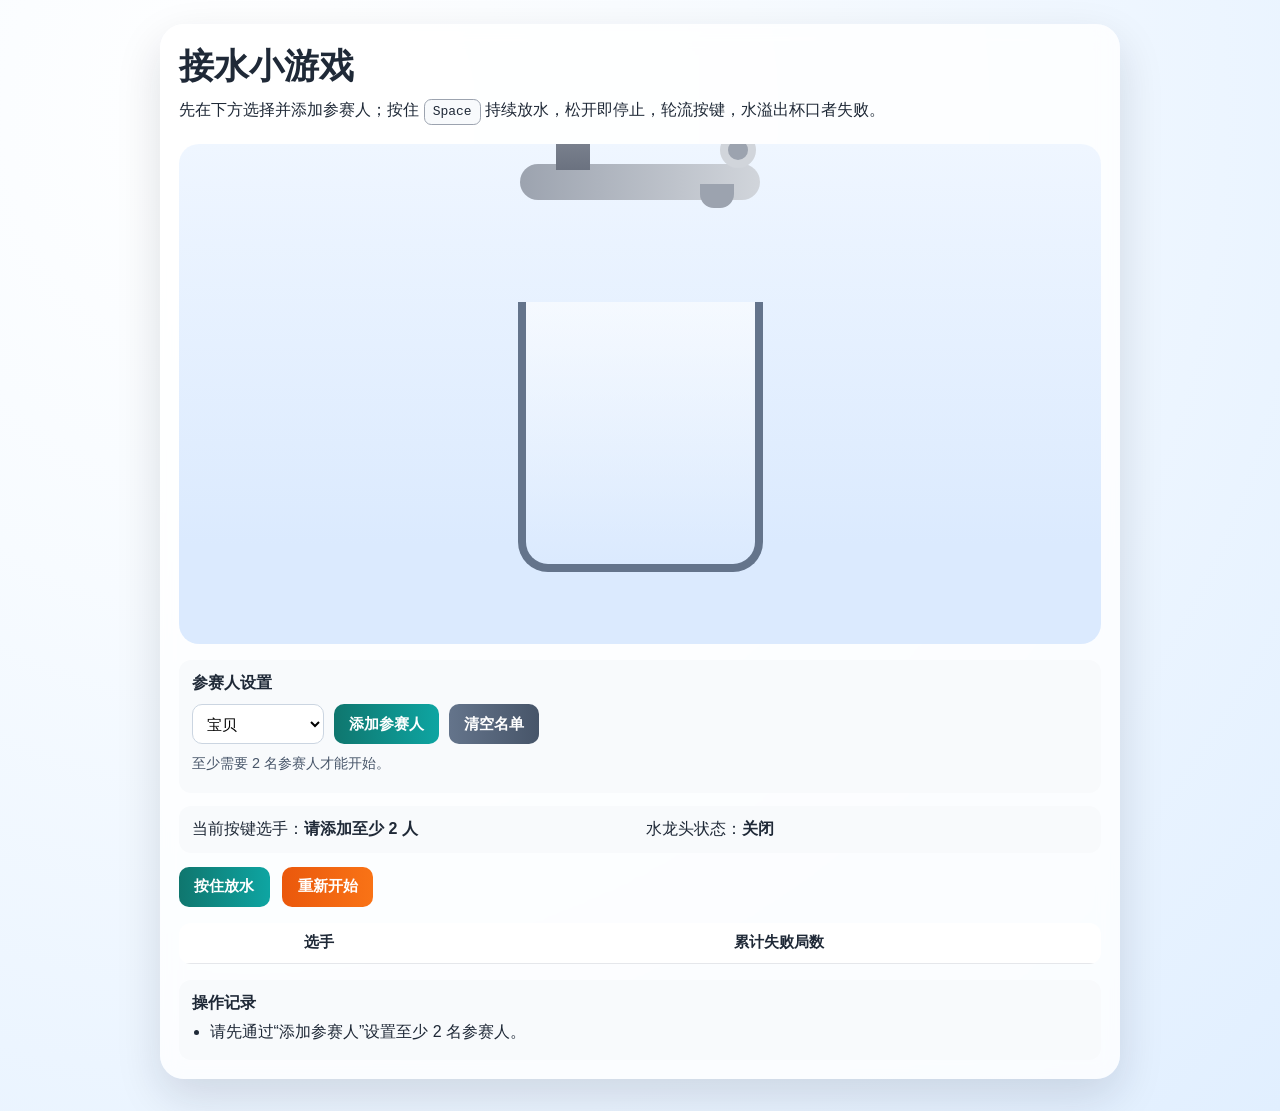
<file: drop_water/index.html>
<!DOCTYPE html>
<html lang="zh-CN">
<head>
  <meta charset="UTF-8" />
  <meta name="viewport" content="width=device-width, initial-scale=1.0" />
  <title>接水小游戏</title>
  <link rel="stylesheet" href="style.css" />
</head>
<body>
  <main class="game-shell">
    <header class="game-header">
      <h1>接水小游戏</h1>
      <p>先在下方选择并添加参赛人；按住 <kbd>Space</kbd> 持续放水，松开即停止，轮流按键，水溢出杯口者失败。</p>
    </header>

    <section class="arena">
      <div class="faucet-zone">
        <div class="faucet" id="faucet" aria-hidden="true">
          <span class="faucet-neck"></span>
          <span class="faucet-mouth"></span>
        </div>
        <div class="water-stream" id="stream" aria-hidden="true"></div>
      </div>

      <div class="cup-zone">
        <div class="cup" id="cup" aria-label="玻璃杯">
          <div class="water" id="water"></div>
        </div>
        <div class="overflow" id="overflow" aria-hidden="true"></div>
      </div>
    </section>

    <section class="dashboard">
      <div class="participant-panel">
        <h2>参赛人设置</h2>
        <div class="participant-controls">
          <select id="candidatePlayer" aria-label="选择参赛人">
            <option value="宝贝">宝贝</option>
            <option value="爸爸">爸爸</option>
            <option value="妈妈">妈妈</option>
            <option value="爷爷">爷爷</option>
            <option value="奶奶">奶奶</option>
            <option value="哥哥">哥哥</option>
            <option value="姐姐">姐姐</option>
            <option value="小明">小明</option>
            <option value="小红">小红</option>
          </select>
          <button id="addPlayerBtn" type="button">添加参赛人</button>
          <button id="clearPlayersBtn" type="button">清空名单</button>
        </div>
        <p class="participant-tip">至少需要 2 名参赛人才能开始。</p>
        <ul id="playerList" class="player-list"></ul>
      </div>

      <div class="quick-stats">
        <p>当前按键选手：<strong id="currentPlayer">请先添加参赛人</strong></p>
        <p>水龙头状态：<strong id="flowStatus">关闭</strong></p>
      </div>

      <div class="controls">
        <button id="toggleBtn" type="button">按住放水</button>
        <button id="restartBtn" type="button">重新开始</button>
      </div>

      <table class="result-table">
        <thead>
          <tr>
            <th>选手</th>
            <th>累计失败局数</th>
          </tr>
        </thead>
        <tbody id="resultBody"></tbody>
      </table>

      <div class="log-panel">
        <h2>操作记录</h2>
        <ul id="actionLog"></ul>
      </div>
    </section>
  </main>

  <div class="failure-modal hidden" id="failureModal" role="dialog" aria-modal="true" aria-labelledby="failureTitle">
    <div class="failure-card">
      <h2 id="failureTitle">水溢出来了</h2>
      <p><strong id="failedPlayerName">-</strong> 触发溢出，判定失败。</p>
      <button id="modalRestartBtn" type="button">再来一局</button>
    </div>
  </div>

  <script src="script.js"></script>
</body>
</html>
</file>
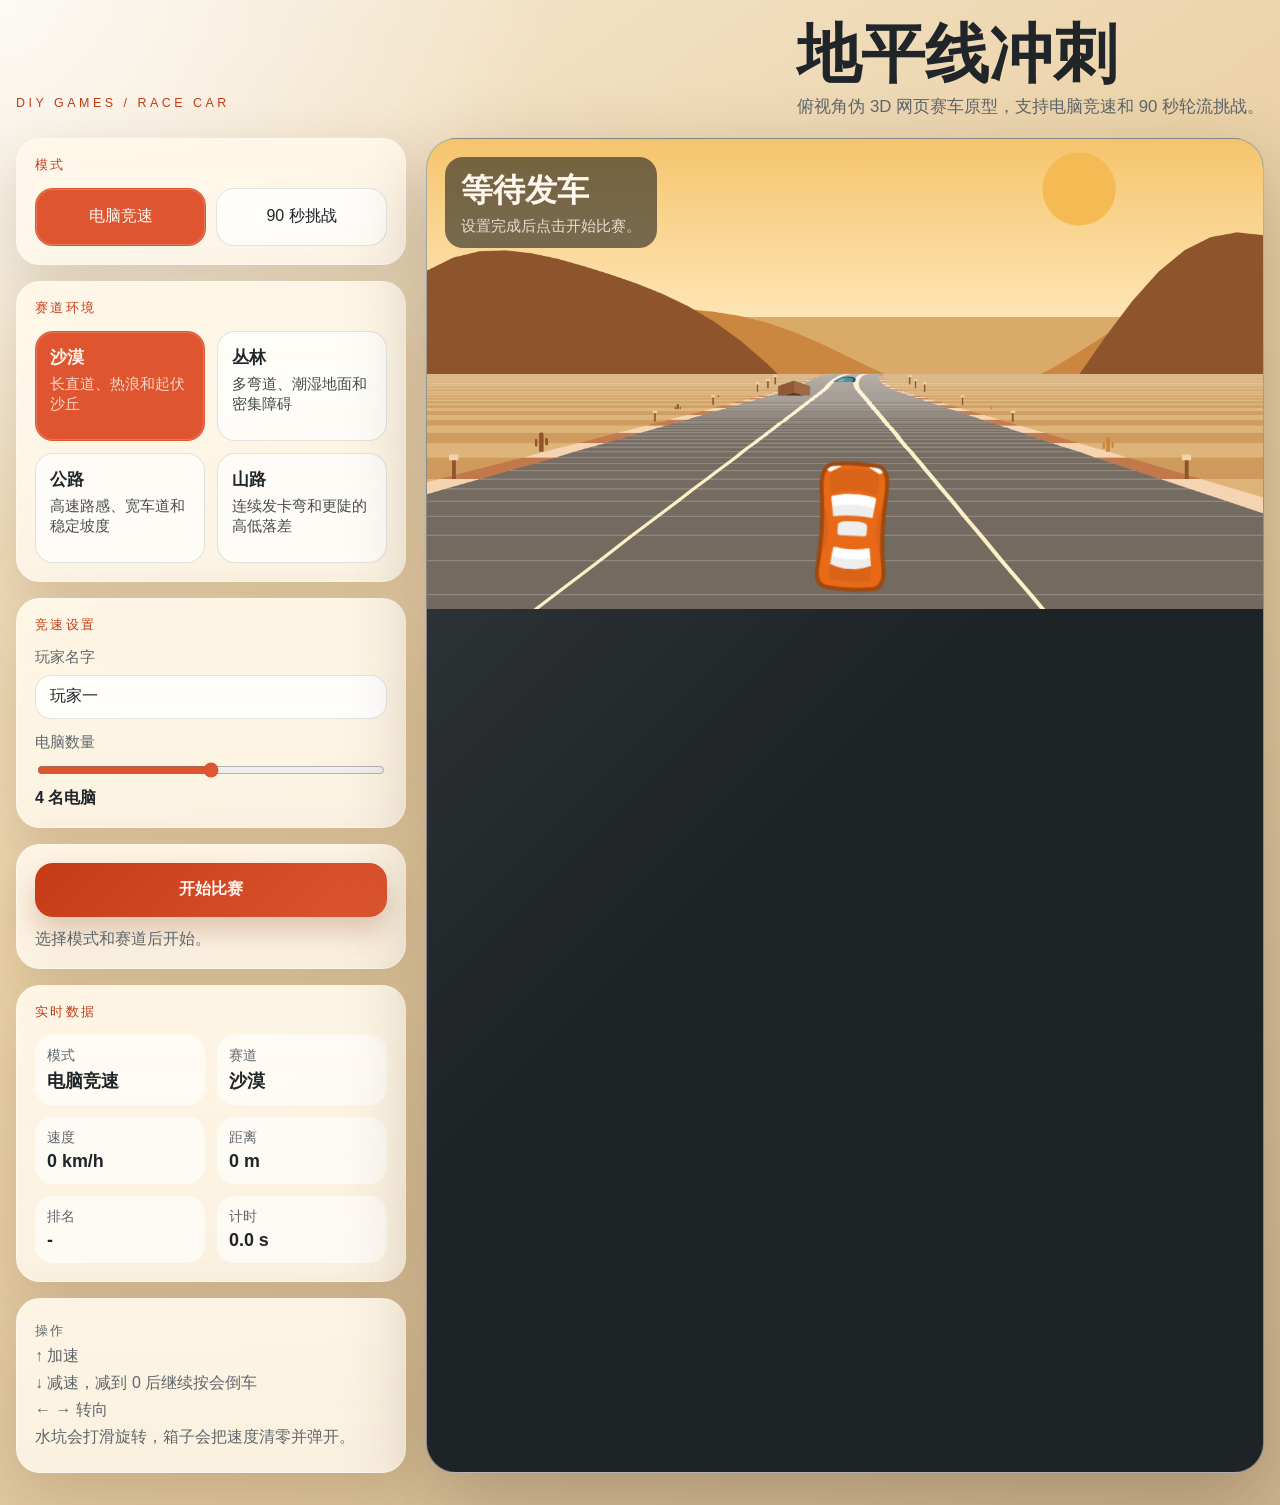
<file: race_car/index.html>
<!doctype html>
<html lang="zh-CN">
  <head>
    <meta charset="utf-8">
    <meta name="viewport" content="width=device-width, initial-scale=1">
    <title>地平线冲刺</title>
    <link rel="stylesheet" href="styles.css?v=20260314-3">
  </head>
  <body>
    <div class="shell">
      <header class="hero">
        <p class="eyebrow">DIY GAMES / RACE CAR</p>
        <div>
          <h1>地平线冲刺</h1>
          <p class="hero-copy">俯视角伪 3D 网页赛车原型，支持电脑竞速和 90 秒轮流挑战。</p>
        </div>
      </header>

      <main class="layout">
        <section class="control-panel">
          <div class="panel-card">
            <p class="section-label">模式</p>
            <div class="mode-switch">
              <button class="mode-button is-active" data-mode="race" type="button">电脑竞速</button>
              <button class="mode-button" data-mode="time" type="button">90 秒挑战</button>
            </div>
          </div>

          <div class="panel-card">
            <p class="section-label">赛道环境</p>
            <div class="track-grid">
              <button class="track-card is-active" data-track="desert" type="button">
                <span class="track-card-title">沙漠</span>
                <span class="track-card-copy">长直道、热浪和起伏沙丘</span>
              </button>
              <button class="track-card" data-track="jungle" type="button">
                <span class="track-card-title">丛林</span>
                <span class="track-card-copy">多弯道、潮湿地面和密集障碍</span>
              </button>
              <button class="track-card" data-track="highway" type="button">
                <span class="track-card-title">公路</span>
                <span class="track-card-copy">高速路感、宽车道和稳定坡度</span>
              </button>
              <button class="track-card" data-track="mountain" type="button">
                <span class="track-card-title">山路</span>
                <span class="track-card-copy">连续发卡弯和更陡的高低落差</span>
              </button>
            </div>
          </div>

          <div class="panel-card mode-config" data-config="race">
            <p class="section-label">竞速设置</p>
            <label class="field">
              <span>玩家名字</span>
              <input id="race-player-name" type="text" value="玩家一" maxlength="20">
            </label>
            <label class="field">
              <span>电脑数量</span>
              <input id="ai-count" type="range" min="2" max="6" value="4">
              <strong id="ai-count-value">4 名电脑</strong>
            </label>
          </div>

          <div class="panel-card mode-config is-hidden" data-config="time">
            <p class="section-label">挑战设置</p>
            <label class="field">
              <span>玩家名单</span>
              <textarea id="player-names" rows="5" placeholder="每行一个名字">爸爸
妈妈
宝贝</textarea>
            </label>
            <p class="field-hint">90 秒倒计时结束后，按每位玩家的最远距离排名。</p>
          </div>

          <div class="panel-card actions-card">
            <button id="start-button" class="primary-button" type="button">开始比赛</button>
            <button id="reset-button" class="secondary-button is-hidden" type="button">返回设置</button>
            <p id="status-message" class="status-message">选择模式和赛道后开始。</p>
          </div>

          <div class="panel-card hud-card">
            <p class="section-label">实时数据</p>
            <dl class="hud-list">
              <div>
                <dt>模式</dt>
                <dd id="hud-mode">电脑竞速</dd>
              </div>
              <div>
                <dt>赛道</dt>
                <dd id="hud-track">沙漠</dd>
              </div>
              <div>
                <dt>速度</dt>
                <dd id="hud-speed">0 km/h</dd>
              </div>
              <div>
                <dt>距离</dt>
                <dd id="hud-distance">0 m</dd>
              </div>
              <div>
                <dt>排名</dt>
                <dd id="hud-rank">-</dd>
              </div>
              <div>
                <dt>计时</dt>
                <dd id="hud-timer">90.0 s</dd>
              </div>
            </dl>
          </div>

          <div class="panel-card help-card">
            <p class="section-label">操作</p>
            <p>↑ 加速</p>
            <p>↓ 减速，减到 0 后继续按会倒车</p>
            <p>← → 转向</p>
            <p>水坑会打滑旋转，箱子会把速度清零并弹开。</p>
          </div>
        </section>

        <section class="stage-panel">
          <canvas id="game-canvas" width="1280" height="720" aria-label="赛车游戏画布"></canvas>

          <div class="canvas-overlay">
            <div class="overlay-chip">
              <span id="overlay-title">等待发车</span>
              <small id="overlay-subtitle">设置完成后点击开始比赛。</small>
            </div>
          </div>

          <aside id="results-panel" class="results-panel is-hidden">
            <h2 id="results-title">比赛结果</h2>
            <ol id="results-list"></ol>
            <button id="results-action" class="primary-button" type="button">继续</button>
          </aside>
        </section>
      </main>
    </div>

    <script src="app.js?v=20260314-3"></script>
  </body>
</html>
</file>
<file: drop_water/style.css>
:root {
  --bg-a: #f7fbff;
  --bg-b: #e1efff;
  --panel: #ffffffcc;
  --ink: #1f2937;
  --accent: #0f766e;
  --accent-soft: #5eead4;
  --danger: #dc2626;
  --water-top: #67e8f9;
  --water-bottom: #0891b2;
}

* {
  box-sizing: border-box;
}

body {
  margin: 0;
  min-height: 100vh;
  font-family: "Noto Sans SC", "PingFang SC", "Microsoft YaHei", sans-serif;
  color: var(--ink);
  background: radial-gradient(circle at 20% 10%, #fff, var(--bg-a) 35%, var(--bg-b));
}

.game-shell {
  width: min(960px, 92vw);
  margin: 1.5rem auto 2rem;
  padding: 1.2rem;
  border-radius: 24px;
  background: var(--panel);
  backdrop-filter: blur(10px);
  box-shadow: 0 18px 45px #0f172a22;
}

.game-header h1 {
  margin: 0;
  font-size: clamp(1.5rem, 4vw, 2.2rem);
}

.game-header p {
  margin: 0.5rem 0 0;
  line-height: 1.5;
}

kbd {
  display: inline-block;
  min-width: 3.2em;
  padding: 0.15rem 0.5rem;
  border: 1px solid #9ca3af;
  border-radius: 0.45rem;
  background: #f8fafc;
  text-align: center;
}

.arena {
  position: relative;
  margin-top: 1.2rem;
  height: 500px;
  border-radius: 20px;
  background: linear-gradient(180deg, #eff6ff, #dbeafe 80%);
  overflow: hidden;
}

.faucet-zone {
  position: absolute;
  top: 20px;
  left: 50%;
  width: 320px;
  transform: translateX(-50%);
}

.faucet {
  position: relative;
  width: 240px;
  height: 36px;
  margin: 0 auto;
  border-radius: 18px;
  background: linear-gradient(90deg, #9ca3af, #d1d5db);
}

.faucet-neck {
  position: absolute;
  left: 36px;
  bottom: 30px;
  width: 34px;
  height: 95px;
  border-radius: 17px 17px 0 0;
  background: linear-gradient(180deg, #9ca3af, #6b7280);
}

.faucet-mouth {
  position: absolute;
  right: 26px;
  top: 20px;
  width: 34px;
  height: 24px;
  border-radius: 0 0 14px 14px;
  background: #9ca3af;
}

.faucet::after {
  content: "";
  position: absolute;
  right: 12px;
  top: -24px;
  width: 20px;
  height: 20px;
  border-radius: 50%;
  background: #9ca3af;
  box-shadow: 0 0 0 8px #d1d5db;
}

.faucet.open::after {
  background: var(--accent);
  box-shadow: 0 0 0 8px #99f6e4;
}

.water-stream {
  position: absolute;
  top: 56px;
  right: 60px;
  width: 18px;
  height: 295px;
  border-radius: 12px;
  background: linear-gradient(180deg, var(--water-top), var(--water-bottom));
  transform-origin: top;
  transform: scaleY(0);
  opacity: 0;
}

.water-stream.running {
  opacity: 0.95;
  transform: scaleY(1);
  animation: streamPulse 0.32s linear infinite alternate;
}

@keyframes streamPulse {
  from { filter: brightness(0.95); }
  to { filter: brightness(1.2); }
}

.cup-zone {
  position: absolute;
  inset: auto 0 20px;
  display: grid;
  place-items: center;
}

.cup {
  position: relative;
  width: 245px;
  height: 270px;
  border: 8px solid #64748b;
  border-top: 0;
  border-radius: 0 0 30px 30px;
  background: linear-gradient(180deg, #ffffff95, #dbeafe66);
  overflow: hidden;
}

.water {
  position: absolute;
  left: 0;
  right: 0;
  bottom: 0;
  height: 0;
  background: linear-gradient(180deg, var(--water-top), var(--water-bottom));
  transition: height 120ms linear;
  overflow: hidden;
}

.water::before {
  content: "";
  position: absolute;
  left: 0;
  right: 0;
  top: 0;
  border-top: 3px solid #cffafe;
}

.overflow {
  width: 380px;
  height: 44px;
  margin-top: 8px;
  border-radius: 999px;
  background: linear-gradient(90deg, #67e8f9, #22d3ee);
  transform: scaleX(0);
  opacity: 0;
}

.overflow.show {
  opacity: 0.95;
  transform: scaleX(1);
  animation: splash 0.45s ease-out 2;
}

@keyframes splash {
  0% { transform: scaleX(0.2) scaleY(0.5); }
  100% { transform: scaleX(1) scaleY(1); }
}

.cup.shake {
  animation: shake 0.42s ease-in-out 3;
}

@keyframes shake {
  0%, 100% { transform: translateX(0); }
  25% { transform: translateX(-8px); }
  75% { transform: translateX(8px); }
}

.dashboard {
  margin-top: 1rem;
}

.participant-panel {
  padding: 0.8rem;
  border-radius: 12px;
  background: #f8fafc;
}

.participant-panel h2 {
  margin: 0;
  font-size: 1rem;
}

.participant-controls {
  display: flex;
  gap: 0.6rem;
  margin-top: 0.65rem;
  flex-wrap: wrap;
}

.participant-controls select {
  min-width: 132px;
  border: 1px solid #cbd5e1;
  border-radius: 10px;
  padding: 0.45rem 0.6rem;
  font-size: 0.95rem;
  background: #fff;
}

#clearPlayersBtn {
  background: linear-gradient(90deg, #64748b, #475569);
}

.participant-tip {
  margin: 0.6rem 0 0;
  color: #475569;
  font-size: 0.9rem;
}

.player-list {
  margin: 0.5rem 0 0;
  padding: 0;
  list-style: none;
  display: flex;
  flex-wrap: wrap;
  gap: 0.45rem;
}

.player-list li {
  display: inline-flex;
  align-items: center;
  gap: 0.35rem;
  padding: 0.25rem 0.45rem;
  border-radius: 999px;
  background: #e2e8f0;
  color: #0f172a;
  font-size: 0.9rem;
}

.player-list .remove-player-btn {
  background: #ef4444;
  color: #fff;
  border: 0;
  border-radius: 999px;
  width: 20px;
  height: 20px;
  padding: 0;
  font-size: 12px;
  line-height: 20px;
}

.quick-stats {
  display: grid;
  grid-template-columns: repeat(2, minmax(0, 1fr));
  gap: 0.8rem;
  margin-top: 0.8rem;
  padding: 0.8rem;
  border-radius: 12px;
  background: #f8fafc;
}

.quick-stats p {
  margin: 0;
}

.controls {
  display: flex;
  gap: 0.8rem;
  margin-top: 0.9rem;
}

button {
  cursor: pointer;
  border: 0;
  border-radius: 10px;
  padding: 0.58rem 0.95rem;
  font-size: 0.96rem;
  font-weight: 600;
  color: white;
  background: linear-gradient(90deg, var(--accent), #0ea5a2);
}

button:hover {
  filter: brightness(1.08);
}

#restartBtn,
#modalRestartBtn {
  background: linear-gradient(90deg, #ea580c, #f97316);
}

.result-table {
  width: 100%;
  margin-top: 1rem;
  border-collapse: collapse;
  font-size: 0.95rem;
  background: white;
  border-radius: 12px;
  overflow: hidden;
}

.result-table th,
.result-table td {
  padding: 0.6rem 0.5rem;
  text-align: center;
  border-bottom: 1px solid #e5e7eb;
}

.result-table tr.fail {
  background: #fee2e2;
  color: #991b1b;
  font-weight: 700;
}

.log-panel {
  margin-top: 1rem;
  padding: 0.8rem;
  border-radius: 12px;
  background: #f8fafc;
}

.log-panel h2 {
  margin: 0 0 0.5rem;
  font-size: 1rem;
}

#actionLog {
  margin: 0;
  padding-left: 1.1rem;
  max-height: 132px;
  overflow: auto;
}

#actionLog li {
  margin-bottom: 0.28rem;
}

.failure-modal {
  position: fixed;
  inset: 0;
  display: grid;
  place-items: center;
  background: #11182788;
}

.failure-modal.hidden {
  display: none;
}

.failure-card {
  width: min(420px, 90vw);
  background: white;
  border-radius: 16px;
  padding: 1.2rem;
  text-align: center;
  box-shadow: 0 20px 40px #1118273d;
}

.failure-card h2 {
  margin: 0;
  color: var(--danger);
}

@media (max-width: 720px) {
  .arena {
    height: 420px;
  }

  .quick-stats {
    grid-template-columns: 1fr;
  }

  .participant-controls {
    flex-direction: column;
    align-items: stretch;
  }

  .participant-controls select {
    width: 100%;
  }

  .faucet-zone {
    width: 260px;
  }

  .faucet {
    width: 200px;
    height: 30px;
  }

  .faucet-neck {
    left: 32px;
    width: 28px;
    height: 82px;
  }

  .faucet-mouth {
    right: 22px;
    top: 16px;
    width: 28px;
    height: 20px;
  }

  .water-stream {
    top: 48px;
    right: 50px;
    width: 15px;
    height: 250px;
  }

  .cup {
    width: 210px;
    height: 230px;
    border-width: 7px;
  }

  .overflow {
    width: 320px;
    height: 40px;
  }

  .result-table {
    font-size: 0.88rem;
  }
}
</file>
<file: race_car/styles.css>
:root {
  --bg: #f2e6d3;
  --bg-deep: #d2bc97;
  --panel: rgba(255, 248, 236, 0.84);
  --panel-strong: rgba(255, 247, 232, 0.95);
  --ink: #1f2528;
  --muted: #5f666b;
  --track: #de7a3b;
  --track-deep: #8a4723;
  --accent: #df5530;
  --accent-soft: rgba(223, 85, 48, 0.18);
  --line: rgba(31, 37, 40, 0.12);
  --shadow: 0 22px 60px rgba(83, 53, 22, 0.18);
  --radius: 24px;
}

* {
  box-sizing: border-box;
}

html,
body {
  margin: 0;
  min-height: 100%;
}

body {
  color: var(--ink);
  font-family: "Avenir Next Condensed", "Franklin Gothic Medium", "Trebuchet MS", sans-serif;
  background:
    radial-gradient(circle at top left, rgba(255, 255, 255, 0.75), transparent 28%),
    linear-gradient(145deg, #f6ead6 0%, #ecd3a9 40%, #cfb68f 100%);
}

button,
input,
textarea {
  font: inherit;
}

button {
  cursor: pointer;
}

.shell {
  width: min(1440px, calc(100vw - 32px));
  margin: 0 auto;
  padding: 24px 0 32px;
}

.hero {
  display: flex;
  justify-content: space-between;
  gap: 24px;
  align-items: end;
  margin-bottom: 20px;
}

.eyebrow {
  margin: 0 0 8px;
  letter-spacing: 0.28em;
  text-transform: uppercase;
  color: var(--track-deep);
  font-size: 0.78rem;
}

.hero h1 {
  margin: 0;
  font-size: clamp(2.4rem, 5vw, 4.6rem);
  line-height: 0.95;
}

.hero-copy {
  margin: 10px 0 0;
  max-width: 640px;
  color: var(--muted);
  font-size: 1.05rem;
}

.layout {
  display: grid;
  grid-template-columns: minmax(320px, 390px) minmax(0, 1fr);
  gap: 20px;
}

.control-panel {
  display: flex;
  flex-direction: column;
  gap: 16px;
}

.panel-card {
  border: 1px solid rgba(255, 255, 255, 0.35);
  border-radius: var(--radius);
  padding: 18px;
  background: linear-gradient(180deg, var(--panel-strong), var(--panel));
  box-shadow: var(--shadow);
  backdrop-filter: blur(14px);
}

.section-label {
  margin: 0 0 14px;
  color: var(--track-deep);
  text-transform: uppercase;
  letter-spacing: 0.18em;
  font-size: 0.8rem;
}

.mode-switch {
  display: grid;
  grid-template-columns: repeat(2, minmax(0, 1fr));
  gap: 10px;
}

.mode-button,
.track-card,
.secondary-button {
  border: 1px solid var(--line);
  border-radius: 18px;
  background: rgba(255, 255, 255, 0.72);
  color: var(--ink);
  transition: transform 180ms ease, border-color 180ms ease, background 180ms ease;
}

.mode-button {
  min-height: 58px;
  padding: 10px 14px;
}

.mode-button:hover,
.track-card:hover,
.secondary-button:hover {
  transform: translateY(-1px);
  border-color: rgba(31, 37, 40, 0.28);
}

.mode-button.is-active,
.track-card.is-active {
  background: linear-gradient(135deg, var(--accent), var(--track));
  color: #fff6ef;
  border-color: transparent;
  box-shadow: inset 0 0 0 1px rgba(255, 255, 255, 0.2);
}

.track-grid {
  display: grid;
  grid-template-columns: repeat(2, minmax(0, 1fr));
  gap: 12px;
}

.track-card {
  display: flex;
  flex-direction: column;
  gap: 6px;
  min-height: 110px;
  padding: 14px;
  text-align: left;
}

.track-card-title {
  font-size: 1.05rem;
  font-weight: 700;
}

.track-card-copy {
  font-size: 0.92rem;
  line-height: 1.35;
  color: inherit;
  opacity: 0.82;
}

.field {
  display: grid;
  gap: 8px;
}

.field + .field {
  margin-top: 14px;
}

.field span {
  color: var(--muted);
  font-size: 0.92rem;
}

.field input[type="text"],
.field textarea {
  width: 100%;
  border: 1px solid rgba(31, 37, 40, 0.12);
  border-radius: 16px;
  padding: 12px 14px;
  background: rgba(255, 255, 255, 0.86);
  color: var(--ink);
}

.field textarea {
  resize: vertical;
  min-height: 132px;
}

.field input[type="range"] {
  accent-color: var(--accent);
}

.field-hint {
  margin: 12px 0 0;
  color: var(--muted);
  font-size: 0.92rem;
  line-height: 1.45;
}

.actions-card {
  display: grid;
  gap: 10px;
}

.primary-button,
.secondary-button {
  min-height: 54px;
  padding: 12px 18px;
  font-weight: 700;
}

.primary-button {
  border: 0;
  border-radius: 18px;
  color: #fff5ee;
  background: linear-gradient(135deg, var(--track-deep), var(--accent));
  box-shadow: 0 14px 30px rgba(125, 53, 24, 0.26);
}

.primary-button:hover {
  transform: translateY(-1px);
}

.status-message {
  margin: 0;
  color: var(--muted);
  line-height: 1.45;
}

.hud-list {
  margin: 0;
  display: grid;
  grid-template-columns: repeat(2, minmax(0, 1fr));
  gap: 12px;
}

.hud-list div {
  padding: 12px;
  border-radius: 18px;
  background: rgba(255, 255, 255, 0.62);
}

.hud-list dt {
  margin: 0 0 4px;
  color: var(--muted);
  font-size: 0.85rem;
}

.hud-list dd {
  margin: 0;
  font-size: 1.12rem;
  font-weight: 700;
}

.help-card p {
  margin: 6px 0;
  color: var(--muted);
}

.stage-panel {
  position: relative;
  min-height: 720px;
  border-radius: 30px;
  overflow: hidden;
  border: 1px solid rgba(255, 255, 255, 0.45);
  background:
    linear-gradient(180deg, rgba(255, 255, 255, 0.32), transparent 30%),
    linear-gradient(135deg, rgba(255, 255, 255, 0.12), transparent 48%),
    #1e2325;
  box-shadow: 0 30px 80px rgba(57, 39, 18, 0.28);
}

#game-canvas {
  display: block;
  width: 100%;
  height: auto;
  aspect-ratio: 16 / 9;
}

.canvas-overlay {
  pointer-events: none;
  position: absolute;
  inset: 18px 18px auto;
}

.overlay-chip {
  display: inline-flex;
  flex-direction: column;
  gap: 4px;
  padding: 12px 16px;
  border-radius: 18px;
  color: #fff7ef;
  background: rgba(17, 20, 23, 0.56);
  backdrop-filter: blur(12px);
}

.overlay-chip span {
  font-size: clamp(1.3rem, 3vw, 2rem);
  font-weight: 700;
}

.overlay-chip small {
  color: rgba(255, 247, 239, 0.82);
  font-size: 0.92rem;
}

.results-panel {
  position: absolute;
  right: 18px;
  bottom: 18px;
  width: min(340px, calc(100% - 36px));
  padding: 18px;
  border-radius: 24px;
  background: rgba(250, 242, 229, 0.92);
  box-shadow: 0 20px 60px rgba(0, 0, 0, 0.22);
}

.results-panel h2 {
  margin: 0 0 14px;
}

.results-panel ol {
  margin: 0 0 14px 20px;
  padding: 0;
  display: grid;
  gap: 8px;
}

.results-panel li {
  line-height: 1.4;
}

.is-hidden {
  display: none;
}

@media (max-width: 1100px) {
  .layout {
    grid-template-columns: 1fr;
  }

  .stage-panel {
    min-height: auto;
  }
}

@media (max-width: 720px) {
  .shell {
    width: min(100vw - 20px, 1440px);
    padding-top: 12px;
  }

  .hero {
    flex-direction: column;
    align-items: start;
  }

  .track-grid,
  .hud-list,
  .mode-switch {
    grid-template-columns: 1fr;
  }
}
</file>
